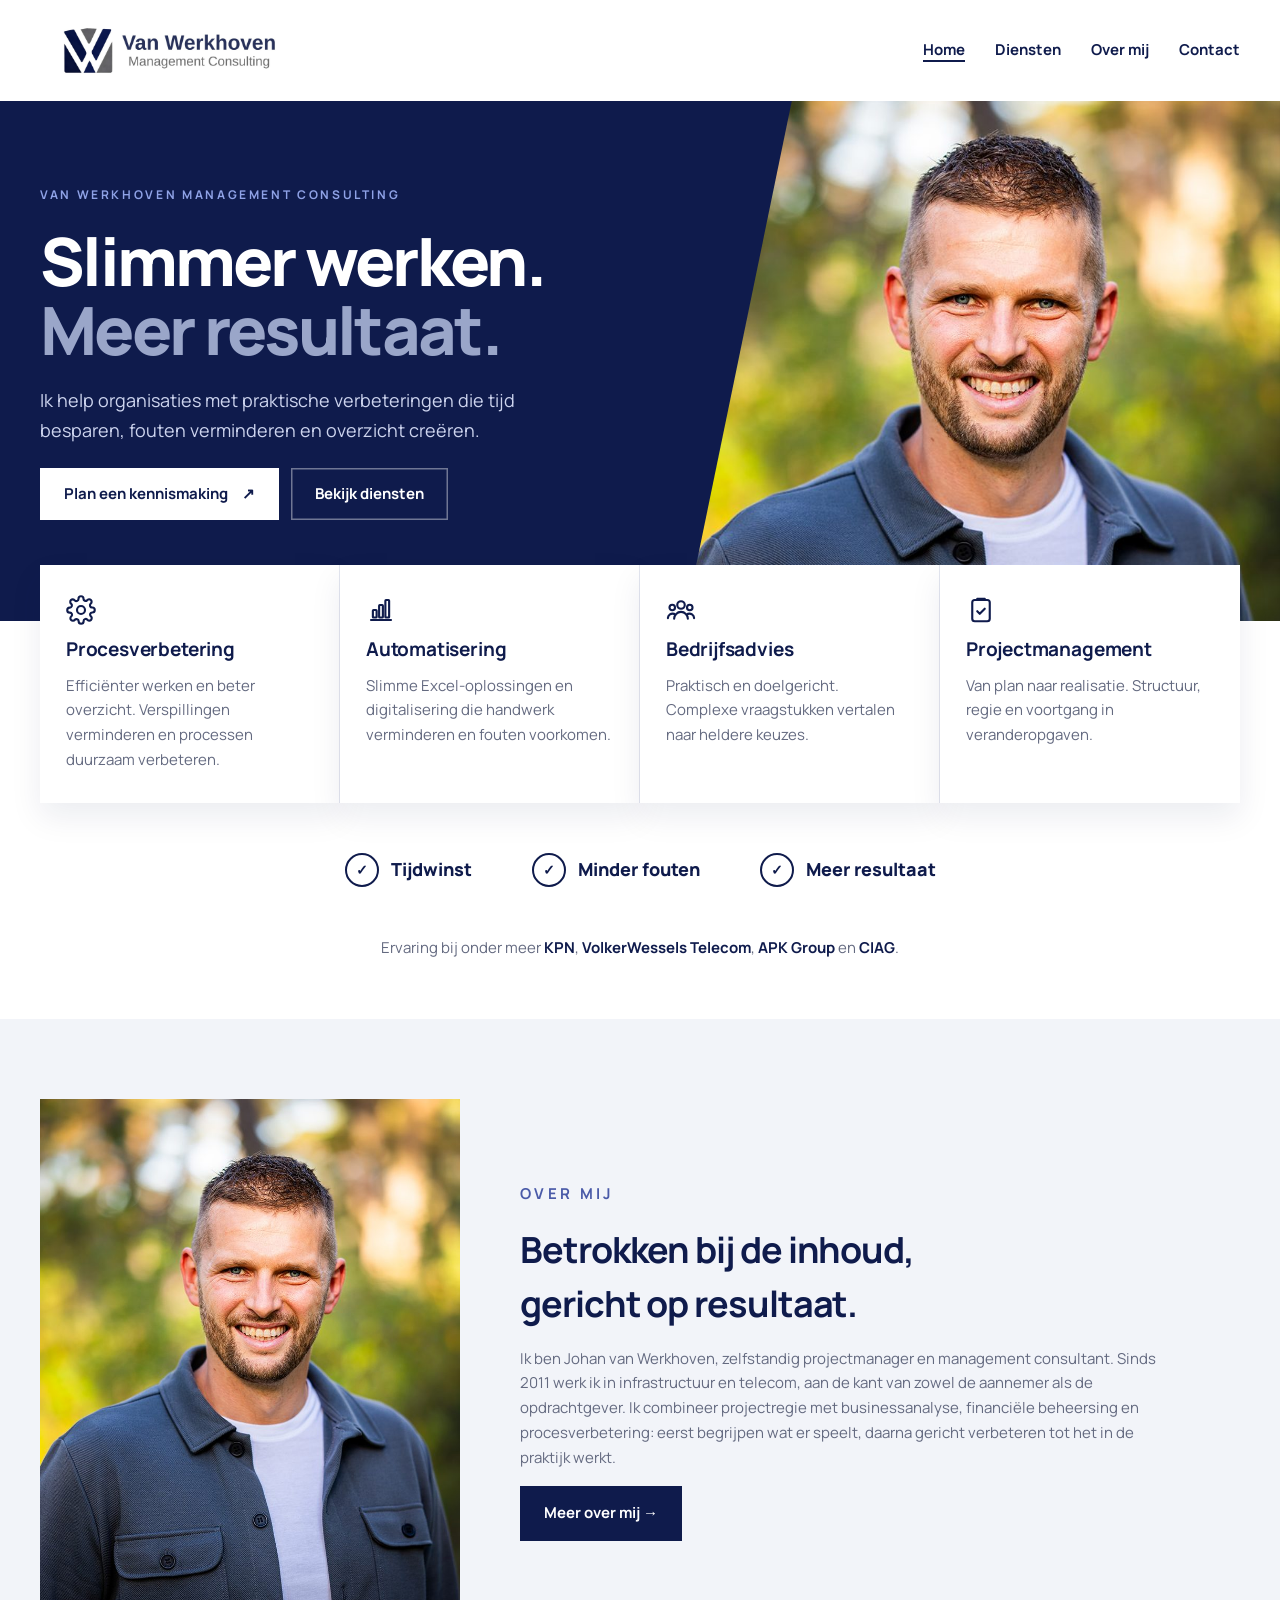
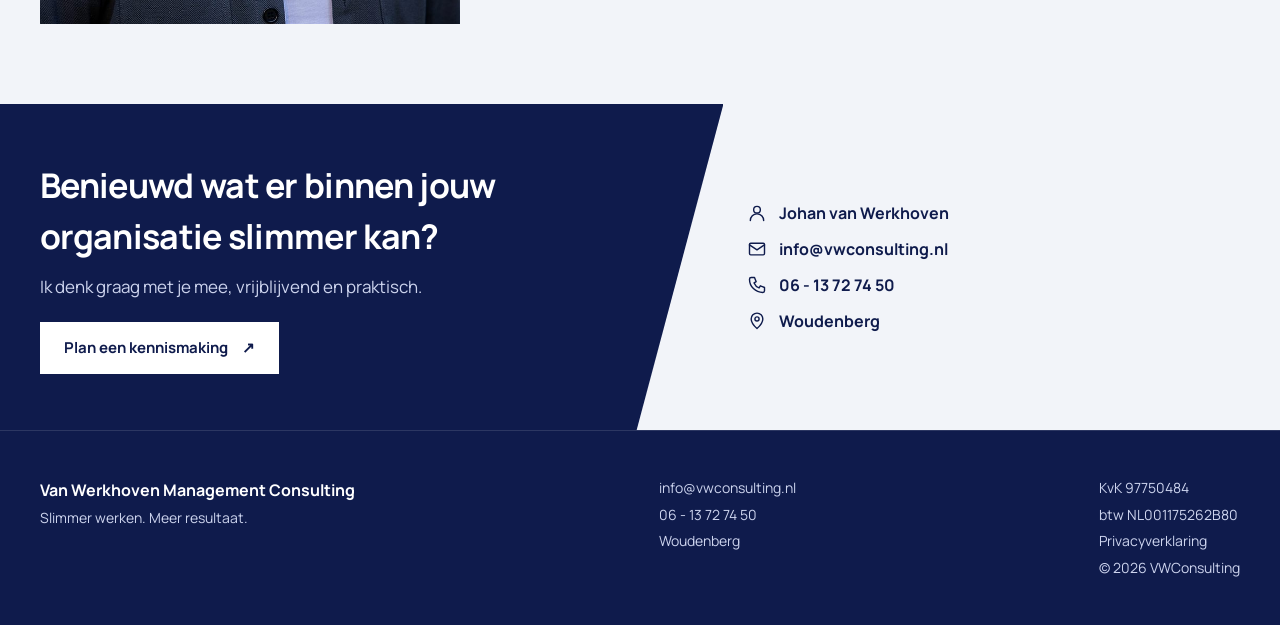
<file: index.html>
<!doctype html>
<html lang="nl">
<head>
<meta charset="utf-8">
<meta name="viewport" content="width=device-width,initial-scale=1">
<meta name="description" content="Van Werkhoven Management Consulting helpt organisaties met praktische verbeteringen die tijd besparen, fouten verminderen en overzicht creëren.">
<title>Home | VWConsulting</title>
<link rel="preload" href="assets/fonts/manrope-latin.woff2" as="font" type="font/woff2" crossorigin>
<link rel="stylesheet" href="assets/style.css">
</head>
<body>
<header class="header">
  <a class="brand" href="index.html"><img class="brandlogo" src="assets/logo-vwconsulting.png" alt="Van Werkhoven Management Consulting" width="1536" height="384"></a>
  <button class="menu" aria-label="Menu openen" aria-expanded="false">☰</button>
  <nav><a href="index.html" aria-current="page">Home</a><a href="diensten.html">Diensten</a><a href="over-mij.html">Over mij</a><a href="contact.html">Contact</a></nav>
</header>
<main>
<section class="hero">
  <div class="txt">
    <p class="eyebrow">VAN WERKHOVEN MANAGEMENT CONSULTING</p>
    <h1>Slimmer werken.<br><em>Meer resultaat.</em></h1>
    <p class="lead">Ik help organisaties met praktische verbeteringen die tijd besparen, fouten verminderen en overzicht creëren.</p>
    <div class="btns"><a class="button" href="contact.html">Plan een kennismaking <span>↗</span></a><a class="button ghost" href="diensten.html">Bekijk diensten</a></div>
  </div>
  <div class="hero-photo" role="img" aria-label="Johan van Werkhoven"></div>
</section>
<section class="services">
  <article><svg class="icon" viewBox="0 0 24 24" fill="none" stroke="currentColor" stroke-width="1.7" stroke-linecap="round" stroke-linejoin="round" aria-hidden="true"><circle cx="12" cy="12" r="3.2"/><path d="M19.4 15a1.7 1.7 0 0 0 .3 1.8l.1.1a2 2 0 1 1-2.8 2.8l-.1-.1a1.7 1.7 0 0 0-1.8-.3 1.7 1.7 0 0 0-1 1.5V21a2 2 0 1 1-4 0v-.1a1.7 1.7 0 0 0-1.1-1.5 1.7 1.7 0 0 0-1.8.3l-.1.1a2 2 0 1 1-2.8-2.8l.1-.1a1.7 1.7 0 0 0 .3-1.8 1.7 1.7 0 0 0-1.5-1H3a2 2 0 1 1 0-4h.1a1.7 1.7 0 0 0 1.5-1.1 1.7 1.7 0 0 0-.3-1.8l-.1-.1a2 2 0 1 1 2.8-2.8l.1.1a1.7 1.7 0 0 0 1.8.3H9a1.7 1.7 0 0 0 1-1.5V3a2 2 0 1 1 4 0v.1a1.7 1.7 0 0 0 1 1.5 1.7 1.7 0 0 0 1.8-.3l.1-.1a2 2 0 1 1 2.8 2.8l-.1.1a1.7 1.7 0 0 0-.3 1.8V9a1.7 1.7 0 0 0 1.5 1H21a2 2 0 1 1 0 4h-.1a1.7 1.7 0 0 0-1.5 1z"/></svg><h3>Procesverbetering</h3><p>Efficiënter werken en beter overzicht. Verspillingen verminderen en processen duurzaam verbeteren.</p></article>
  <article><svg class="icon" viewBox="0 0 24 24" fill="none" stroke="currentColor" stroke-width="1.7" stroke-linecap="round" stroke-linejoin="round" aria-hidden="true"><path d="M4 20h16"/><rect x="5.5" y="12" width="3" height="6" rx=".5"/><rect x="10.5" y="8" width="3" height="10" rx=".5"/><rect x="15.5" y="4" width="3" height="14" rx=".5"/></svg><h3>Automatisering</h3><p>Slimme Excel-oplossingen en digitalisering die handwerk verminderen en fouten voorkomen.</p></article>
  <article><svg class="icon" viewBox="0 0 24 24" fill="none" stroke="currentColor" stroke-width="1.7" stroke-linecap="round" stroke-linejoin="round" aria-hidden="true"><circle cx="12" cy="8" r="3"/><circle cx="5" cy="10" r="2.2"/><circle cx="19" cy="10" r="2.2"/><path d="M6.5 19a5.5 5.5 0 0 1 11 0M1.5 18.5a3.8 3.8 0 0 1 5-3.4M22.5 18.5a3.8 3.8 0 0 0-5-3.4"/></svg><h3>Bedrijfsadvies</h3><p>Praktisch en doelgericht. Complexe vraagstukken vertalen naar heldere keuzes.</p></article>
  <article><svg class="icon" viewBox="0 0 24 24" fill="none" stroke="currentColor" stroke-width="1.7" stroke-linecap="round" stroke-linejoin="round" aria-hidden="true"><rect x="5" y="4" width="14" height="17" rx="2"/><path d="M9 4V3h6v1M9 13l2 2 4-4"/></svg><h3>Projectmanagement</h3><p>Van plan naar realisatie. Structuur, regie en voortgang in veranderopgaven.</p></article>
</section>
<section class="benefits"><span>Tijdwinst</span><span>Minder fouten</span><span>Meer resultaat</span></section>
<p class="clients">Ervaring bij onder meer <strong>KPN</strong>, <strong>VolkerWessels Telecom</strong>, <strong>APK Group</strong> en <strong>CIAG</strong>.</p>
<section class="section alt">
  <div class="about">
    <img src="assets/johan-van-werkhoven.jpg" alt="Johan van Werkhoven" width="800" height="1200" loading="lazy">
    <div class="prose">
      <p class="eyebrow" style="color:#4a5aa8">OVER MIJ</p>
      <h2>Betrokken bij de inhoud, gericht op resultaat.</h2>
      <p>Ik ben Johan van Werkhoven, zelfstandig projectmanager en management consultant. Sinds 2011 werk ik in infrastructuur en telecom, aan de kant van zowel de aannemer als de opdrachtgever. Ik combineer projectregie met businessanalyse, financiële beheersing en procesverbetering: eerst begrijpen wat er speelt, daarna gericht verbeteren tot het in de praktijk werkt.</p>
      <p><a class="button" href="over-mij.html">Meer over mij →</a></p>
    </div>
  </div>
</section>
<section class="cta">
  <div class="l">
    <h2>Benieuwd wat er binnen jouw organisatie slimmer kan?</h2>
    <p>Ik denk graag met je mee, vrijblijvend en praktisch.</p>
    <a class="button" href="contact.html">Plan een kennismaking <span>↗</span></a>
  </div>
  <ul class="contactlist">
    <li><svg class="icon" viewBox="0 0 24 24" fill="none" stroke="currentColor" stroke-width="1.7" stroke-linecap="round" stroke-linejoin="round" aria-hidden="true"><circle cx="12" cy="8" r="4"/><path d="M4 21a8 8 0 0 1 16 0"/></svg>Johan van Werkhoven</li>
    <li><svg class="icon" viewBox="0 0 24 24" fill="none" stroke="currentColor" stroke-width="1.7" stroke-linecap="round" stroke-linejoin="round" aria-hidden="true"><rect x="3" y="5" width="18" height="14" rx="1.5"/><path d="m3 7 9 6 9-6"/></svg><a href="mailto:info@vwconsulting.nl">info@vwconsulting.nl</a></li>
    <li><svg class="icon" viewBox="0 0 24 24" fill="none" stroke="currentColor" stroke-width="1.7" stroke-linecap="round" stroke-linejoin="round" aria-hidden="true"><path d="M5 3h4l2 5-2.5 1.5a11 11 0 0 0 6 6L16 13l5 2v4a2 2 0 0 1-2 2A16 16 0 0 1 3 5a2 2 0 0 1 2-2z"/></svg><a href="tel:+31613727450">06 - 13 72 74 50</a></li>
    <li><svg class="icon" viewBox="0 0 24 24" fill="none" stroke="currentColor" stroke-width="1.7" stroke-linecap="round" stroke-linejoin="round" aria-hidden="true"><path d="M12 21s-7-6.2-7-11.5a7 7 0 0 1 14 0C19 14.8 12 21 12 21z"/><circle cx="12" cy="9.5" r="2.5"/></svg>Woudenberg</li>
  </ul>
</section>
</main>
<footer>
  <div>
    <strong>Van Werkhoven Management Consulting</strong>
    <span>Slimmer werken. Meer resultaat.</span>
  </div>
  <div>
    <a href="mailto:info@vwconsulting.nl">info@vwconsulting.nl</a>
    <a href="tel:+31613727450">06 - 13 72 74 50</a>
    <span>Woudenberg</span>
  </div>
  <div>
    <span>KvK 97750484</span>
    <span>btw NL001175262B80</span>
    <a href="privacy.html">Privacyverklaring</a>
    <span>© <span id="year"></span> VWConsulting</span>
  </div>
</footer>
<script src="assets/app.js"></script>
</body>
</html>
</file>
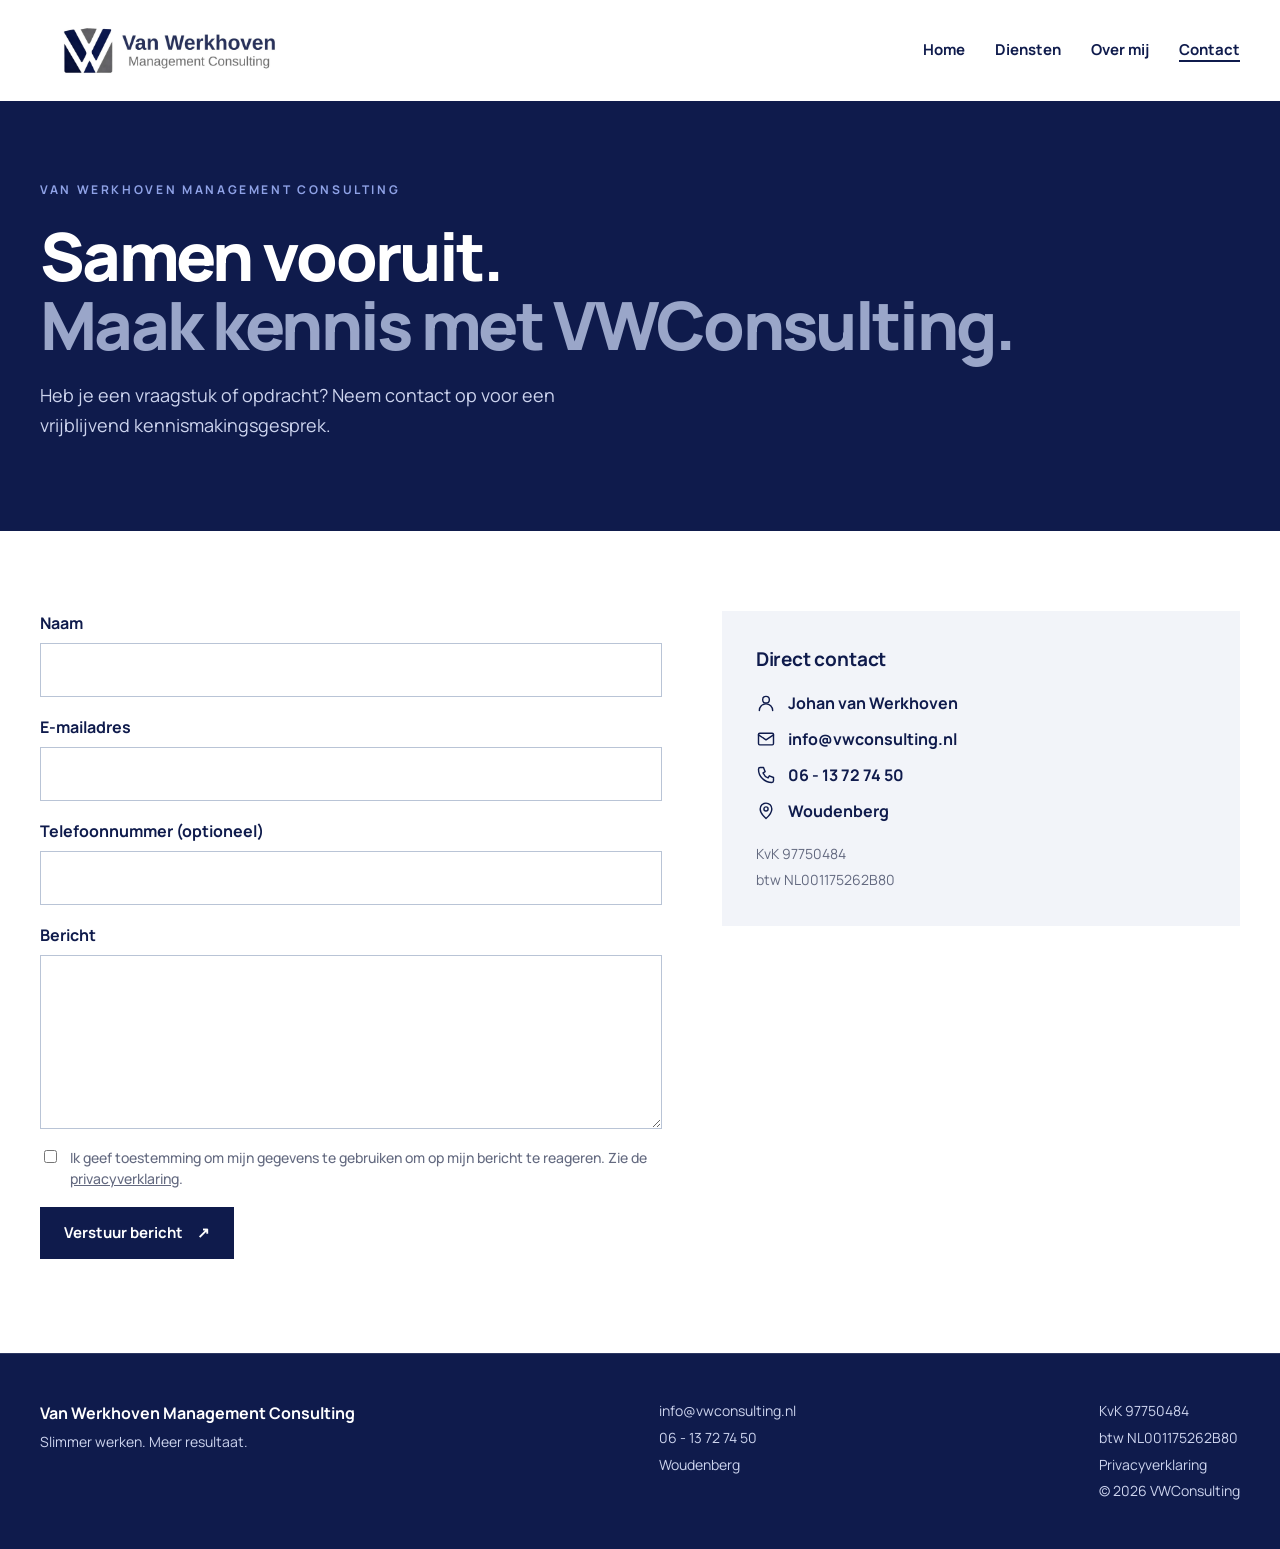
<file: contact.html>
<!doctype html>
<html lang="nl">
<head>
<meta charset="utf-8">
<meta name="viewport" content="width=device-width,initial-scale=1">
<meta name="description" content="Heb je een vraagstuk of opdracht? Neem contact op voor een vrijblijvend kennismakingsgesprek.">
<title>Contact | VWConsulting</title>
<link rel="preload" href="assets/fonts/manrope-latin.woff2" as="font" type="font/woff2" crossorigin>
<link rel="stylesheet" href="assets/style.css">
</head>
<body>
<header class="header">
  <a class="brand" href="index.html"><img class="brandlogo" src="assets/logo-vwconsulting.png" alt="Van Werkhoven Management Consulting" width="1536" height="384"></a>
  <button class="menu" aria-label="Menu openen" aria-expanded="false">☰</button>
  <nav><a href="index.html">Home</a><a href="diensten.html">Diensten</a><a href="over-mij.html">Over mij</a><a href="contact.html" aria-current="page">Contact</a></nav>
</header>
<main>
<section class="hero plain">
  <div class="txt">
    <p class="eyebrow">VAN WERKHOVEN MANAGEMENT CONSULTING</p>
    <h1>Samen vooruit.<br><em>Maak kennis met VWConsulting.</em></h1>
    <p class="lead">Heb je een vraagstuk of opdracht? Neem contact op voor een vrijblijvend kennismakingsgesprek.</p>
  </div>
</section>
<section class="contact">
  <form id="contactForm" action="https://api.web3forms.com/submit" method="POST">
    <!-- Web3Forms access key (account info@vwconsulting.nl) -->
    <input type="hidden" name="access_key" value="852b4a95-2b68-4050-84a2-bf7feefad9ca">
    <input type="hidden" name="subject" value="Nieuw bericht via vwconsulting.nl">
    <input type="hidden" name="from_name" value="Website VWConsulting">
    <input type="checkbox" name="botcheck" class="hidden" style="display:none" tabindex="-1" autocomplete="off">
    <label>Naam<input name="name" required autocomplete="name"></label>
    <label>E-mailadres<input type="email" name="email" required autocomplete="email"></label>
    <label>Telefoonnummer (optioneel)<input type="tel" name="phone" autocomplete="tel"></label>
    <label>Bericht<textarea name="message" rows="6" required></textarea></label>
    <label class="consent"><input type="checkbox" required> <span>Ik geef toestemming om mijn gegevens te gebruiken om op mijn bericht te reageren. Zie de <a href="privacy.html">privacyverklaring</a>.</span></label>
    <button type="submit">Verstuur bericht <span>↗</span></button>
    <p id="formStatus" role="status"></p>
  </form>
  <aside>
    <h3>Direct contact</h3>
    <ul class="contactlist">
    <li><svg class="icon" viewBox="0 0 24 24" fill="none" stroke="currentColor" stroke-width="1.7" stroke-linecap="round" stroke-linejoin="round" aria-hidden="true"><circle cx="12" cy="8" r="4"/><path d="M4 21a8 8 0 0 1 16 0"/></svg>Johan van Werkhoven</li>
    <li><svg class="icon" viewBox="0 0 24 24" fill="none" stroke="currentColor" stroke-width="1.7" stroke-linecap="round" stroke-linejoin="round" aria-hidden="true"><rect x="3" y="5" width="18" height="14" rx="1.5"/><path d="m3 7 9 6 9-6"/></svg><a href="mailto:info@vwconsulting.nl">info@vwconsulting.nl</a></li>
    <li><svg class="icon" viewBox="0 0 24 24" fill="none" stroke="currentColor" stroke-width="1.7" stroke-linecap="round" stroke-linejoin="round" aria-hidden="true"><path d="M5 3h4l2 5-2.5 1.5a11 11 0 0 0 6 6L16 13l5 2v4a2 2 0 0 1-2 2A16 16 0 0 1 3 5a2 2 0 0 1 2-2z"/></svg><a href="tel:+31613727450">06 - 13 72 74 50</a></li>
    <li><svg class="icon" viewBox="0 0 24 24" fill="none" stroke="currentColor" stroke-width="1.7" stroke-linecap="round" stroke-linejoin="round" aria-hidden="true"><path d="M12 21s-7-6.2-7-11.5a7 7 0 0 1 14 0C19 14.8 12 21 12 21z"/><circle cx="12" cy="9.5" r="2.5"/></svg>Woudenberg</li>
  </ul>
    <p class="legal">KvK 97750484<br>btw NL001175262B80</p>
  </aside>
</section>
</main>
<footer>
  <div>
    <strong>Van Werkhoven Management Consulting</strong>
    <span>Slimmer werken. Meer resultaat.</span>
  </div>
  <div>
    <a href="mailto:info@vwconsulting.nl">info@vwconsulting.nl</a>
    <a href="tel:+31613727450">06 - 13 72 74 50</a>
    <span>Woudenberg</span>
  </div>
  <div>
    <span>KvK 97750484</span>
    <span>btw NL001175262B80</span>
    <a href="privacy.html">Privacyverklaring</a>
    <span>© <span id="year"></span> VWConsulting</span>
  </div>
</footer>
<script src="assets/app.js"></script>
</body>
</html>
</file>
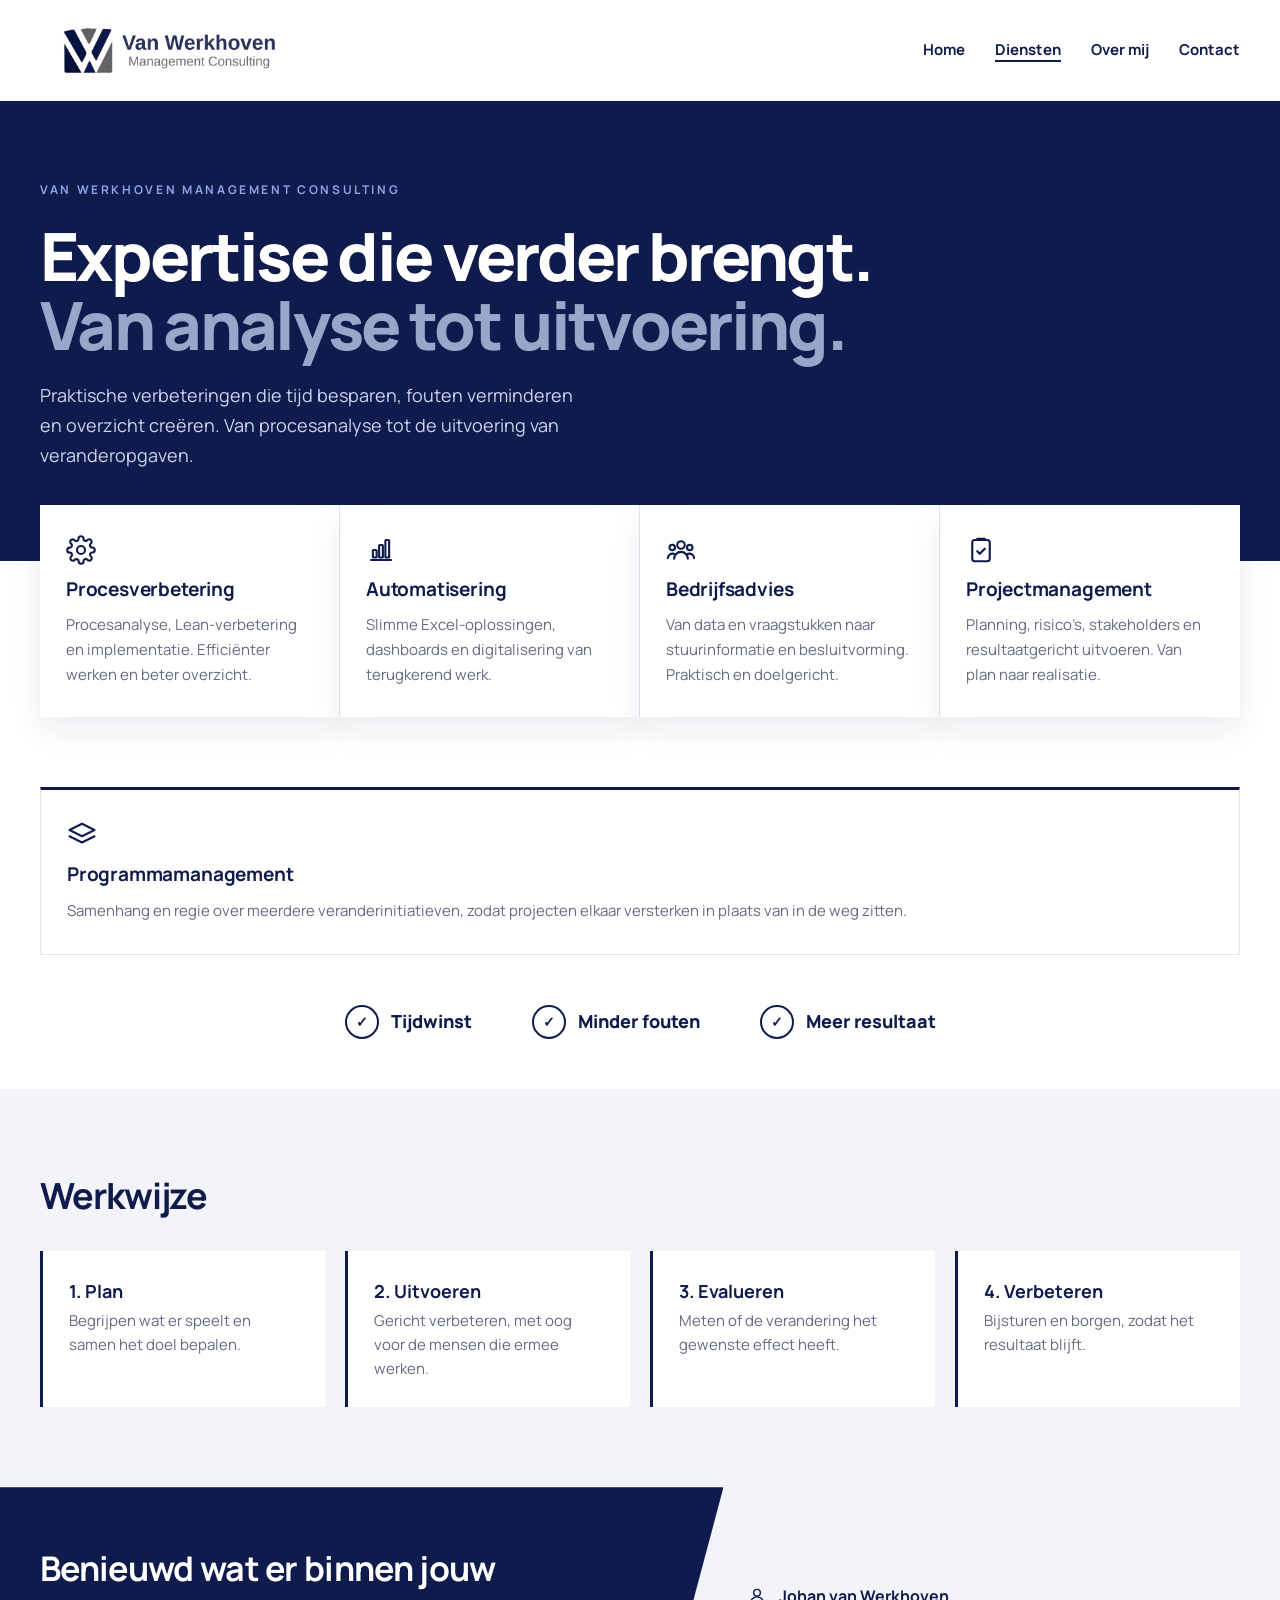
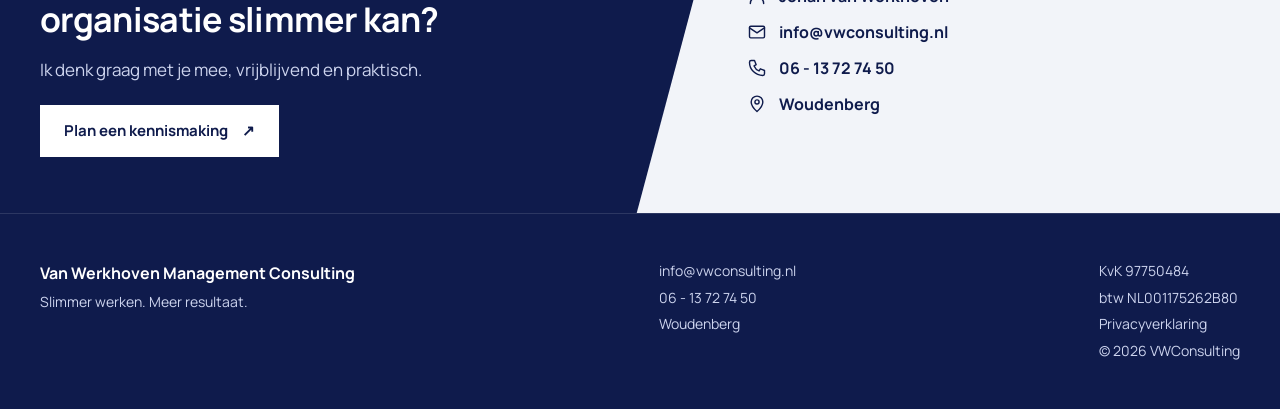
<file: diensten.html>
<!doctype html>
<html lang="nl">
<head>
<meta charset="utf-8">
<meta name="viewport" content="width=device-width,initial-scale=1">
<meta name="description" content="Procesverbetering, automatisering, bedrijfsadvies, projectmanagement en programmamanagement.">
<title>Diensten | VWConsulting</title>
<link rel="preload" href="assets/fonts/manrope-latin.woff2" as="font" type="font/woff2" crossorigin>
<link rel="stylesheet" href="assets/style.css">
</head>
<body>
<header class="header">
  <a class="brand" href="index.html"><img class="brandlogo" src="assets/logo-vwconsulting.png" alt="Van Werkhoven Management Consulting" width="1536" height="384"></a>
  <button class="menu" aria-label="Menu openen" aria-expanded="false">☰</button>
  <nav><a href="index.html">Home</a><a href="diensten.html" aria-current="page">Diensten</a><a href="over-mij.html">Over mij</a><a href="contact.html">Contact</a></nav>
</header>
<main>
<section class="hero plain">
  <div class="txt">
    <p class="eyebrow">VAN WERKHOVEN MANAGEMENT CONSULTING</p>
    <h1>Expertise die verder brengt.<br><em>Van analyse tot uitvoering.</em></h1>
    <p class="lead">Praktische verbeteringen die tijd besparen, fouten verminderen en overzicht creëren. Van procesanalyse tot de uitvoering van veranderopgaven.</p>
  </div>
</section>
<section class="services">
  <article><svg class="icon" viewBox="0 0 24 24" fill="none" stroke="currentColor" stroke-width="1.7" stroke-linecap="round" stroke-linejoin="round" aria-hidden="true"><circle cx="12" cy="12" r="3.2"/><path d="M19.4 15a1.7 1.7 0 0 0 .3 1.8l.1.1a2 2 0 1 1-2.8 2.8l-.1-.1a1.7 1.7 0 0 0-1.8-.3 1.7 1.7 0 0 0-1 1.5V21a2 2 0 1 1-4 0v-.1a1.7 1.7 0 0 0-1.1-1.5 1.7 1.7 0 0 0-1.8.3l-.1.1a2 2 0 1 1-2.8-2.8l.1-.1a1.7 1.7 0 0 0 .3-1.8 1.7 1.7 0 0 0-1.5-1H3a2 2 0 1 1 0-4h.1a1.7 1.7 0 0 0 1.5-1.1 1.7 1.7 0 0 0-.3-1.8l-.1-.1a2 2 0 1 1 2.8-2.8l.1.1a1.7 1.7 0 0 0 1.8.3H9a1.7 1.7 0 0 0 1-1.5V3a2 2 0 1 1 4 0v.1a1.7 1.7 0 0 0 1 1.5 1.7 1.7 0 0 0 1.8-.3l.1-.1a2 2 0 1 1 2.8 2.8l-.1.1a1.7 1.7 0 0 0-.3 1.8V9a1.7 1.7 0 0 0 1.5 1H21a2 2 0 1 1 0 4h-.1a1.7 1.7 0 0 0-1.5 1z"/></svg><h3>Procesverbetering</h3><p>Procesanalyse, Lean-verbetering en implementatie. Efficiënter werken en beter overzicht.</p></article>
  <article><svg class="icon" viewBox="0 0 24 24" fill="none" stroke="currentColor" stroke-width="1.7" stroke-linecap="round" stroke-linejoin="round" aria-hidden="true"><path d="M4 20h16"/><rect x="5.5" y="12" width="3" height="6" rx=".5"/><rect x="10.5" y="8" width="3" height="10" rx=".5"/><rect x="15.5" y="4" width="3" height="14" rx=".5"/></svg><h3>Automatisering</h3><p>Slimme Excel-oplossingen, dashboards en digitalisering van terugkerend werk.</p></article>
  <article><svg class="icon" viewBox="0 0 24 24" fill="none" stroke="currentColor" stroke-width="1.7" stroke-linecap="round" stroke-linejoin="round" aria-hidden="true"><circle cx="12" cy="8" r="3"/><circle cx="5" cy="10" r="2.2"/><circle cx="19" cy="10" r="2.2"/><path d="M6.5 19a5.5 5.5 0 0 1 11 0M1.5 18.5a3.8 3.8 0 0 1 5-3.4M22.5 18.5a3.8 3.8 0 0 0-5-3.4"/></svg><h3>Bedrijfsadvies</h3><p>Van data en vraagstukken naar stuurinformatie en besluitvorming. Praktisch en doelgericht.</p></article>
  <article><svg class="icon" viewBox="0 0 24 24" fill="none" stroke="currentColor" stroke-width="1.7" stroke-linecap="round" stroke-linejoin="round" aria-hidden="true"><rect x="5" y="4" width="14" height="17" rx="2"/><path d="M9 4V3h6v1M9 13l2 2 4-4"/></svg><h3>Projectmanagement</h3><p>Planning, risico’s, stakeholders en resultaatgericht uitvoeren. Van plan naar realisatie.</p></article>
</section>
<section class="services flat">
  <article><svg class="icon" viewBox="0 0 24 24" fill="none" stroke="currentColor" stroke-width="1.7" stroke-linecap="round" stroke-linejoin="round" aria-hidden="true"><path d="M12 3 2 8l10 5 10-5-10-5z"/><path d="m2 13 10 5 10-5"/></svg><h3>Programmamanagement</h3><p>Samenhang en regie over meerdere veranderinitiatieven, zodat projecten elkaar versterken in plaats van in de weg zitten.</p></article>
</section>
<section class="benefits"><span>Tijdwinst</span><span>Minder fouten</span><span>Meer resultaat</span></section>
<section class="section alt">
  <h2>Werkwijze</h2>
  <ol class="steps">
    <li><strong>Plan</strong>Begrijpen wat er speelt en samen het doel bepalen.</li>
    <li><strong>Uitvoeren</strong>Gericht verbeteren, met oog voor de mensen die ermee werken.</li>
    <li><strong>Evalueren</strong>Meten of de verandering het gewenste effect heeft.</li>
    <li><strong>Verbeteren</strong>Bijsturen en borgen, zodat het resultaat blijft.</li>
  </ol>
</section>
<section class="cta">
  <div class="l">
    <h2>Benieuwd wat er binnen jouw organisatie slimmer kan?</h2>
    <p>Ik denk graag met je mee, vrijblijvend en praktisch.</p>
    <a class="button" href="contact.html">Plan een kennismaking <span>↗</span></a>
  </div>
  <ul class="contactlist">
    <li><svg class="icon" viewBox="0 0 24 24" fill="none" stroke="currentColor" stroke-width="1.7" stroke-linecap="round" stroke-linejoin="round" aria-hidden="true"><circle cx="12" cy="8" r="4"/><path d="M4 21a8 8 0 0 1 16 0"/></svg>Johan van Werkhoven</li>
    <li><svg class="icon" viewBox="0 0 24 24" fill="none" stroke="currentColor" stroke-width="1.7" stroke-linecap="round" stroke-linejoin="round" aria-hidden="true"><rect x="3" y="5" width="18" height="14" rx="1.5"/><path d="m3 7 9 6 9-6"/></svg><a href="mailto:info@vwconsulting.nl">info@vwconsulting.nl</a></li>
    <li><svg class="icon" viewBox="0 0 24 24" fill="none" stroke="currentColor" stroke-width="1.7" stroke-linecap="round" stroke-linejoin="round" aria-hidden="true"><path d="M5 3h4l2 5-2.5 1.5a11 11 0 0 0 6 6L16 13l5 2v4a2 2 0 0 1-2 2A16 16 0 0 1 3 5a2 2 0 0 1 2-2z"/></svg><a href="tel:+31613727450">06 - 13 72 74 50</a></li>
    <li><svg class="icon" viewBox="0 0 24 24" fill="none" stroke="currentColor" stroke-width="1.7" stroke-linecap="round" stroke-linejoin="round" aria-hidden="true"><path d="M12 21s-7-6.2-7-11.5a7 7 0 0 1 14 0C19 14.8 12 21 12 21z"/><circle cx="12" cy="9.5" r="2.5"/></svg>Woudenberg</li>
  </ul>
</section>
</main>
<footer>
  <div>
    <strong>Van Werkhoven Management Consulting</strong>
    <span>Slimmer werken. Meer resultaat.</span>
  </div>
  <div>
    <a href="mailto:info@vwconsulting.nl">info@vwconsulting.nl</a>
    <a href="tel:+31613727450">06 - 13 72 74 50</a>
    <span>Woudenberg</span>
  </div>
  <div>
    <span>KvK 97750484</span>
    <span>btw NL001175262B80</span>
    <a href="privacy.html">Privacyverklaring</a>
    <span>© <span id="year"></span> VWConsulting</span>
  </div>
</footer>
<script src="assets/app.js"></script>
</body>
</html>
</file>
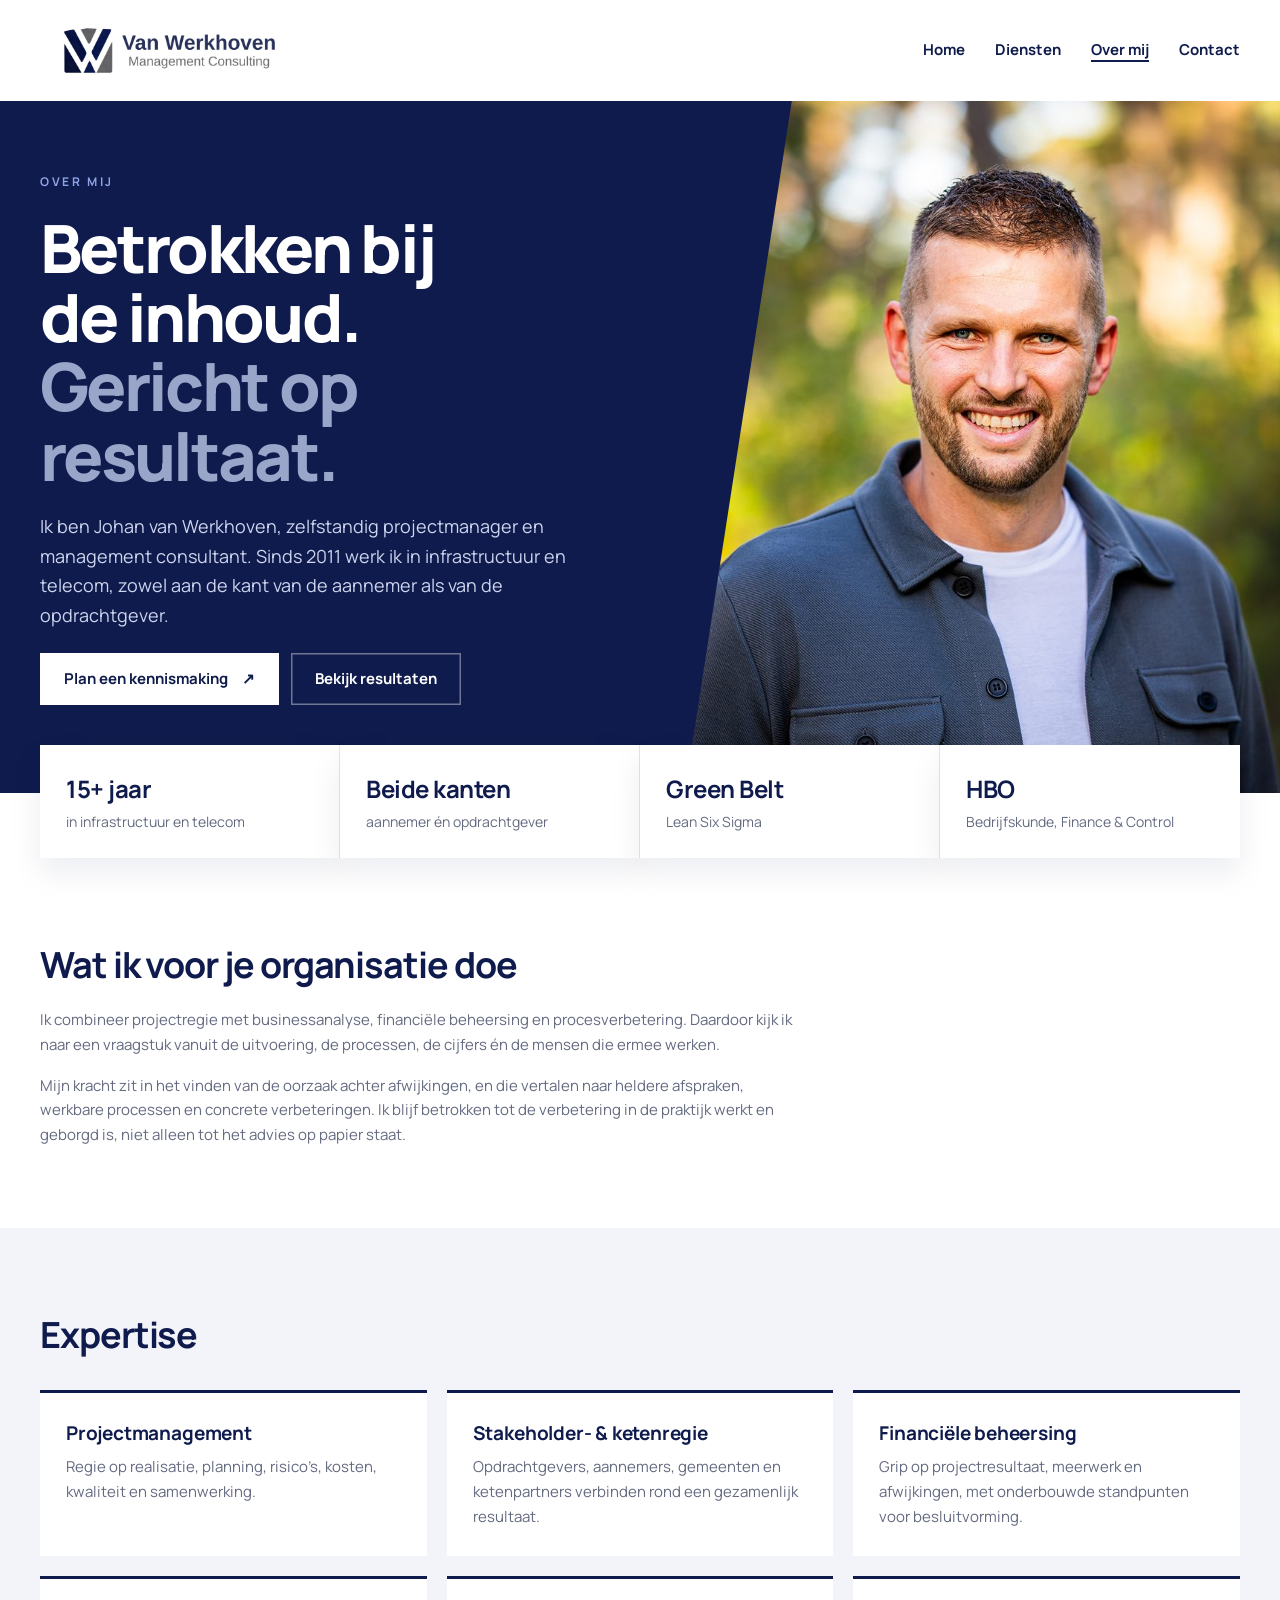
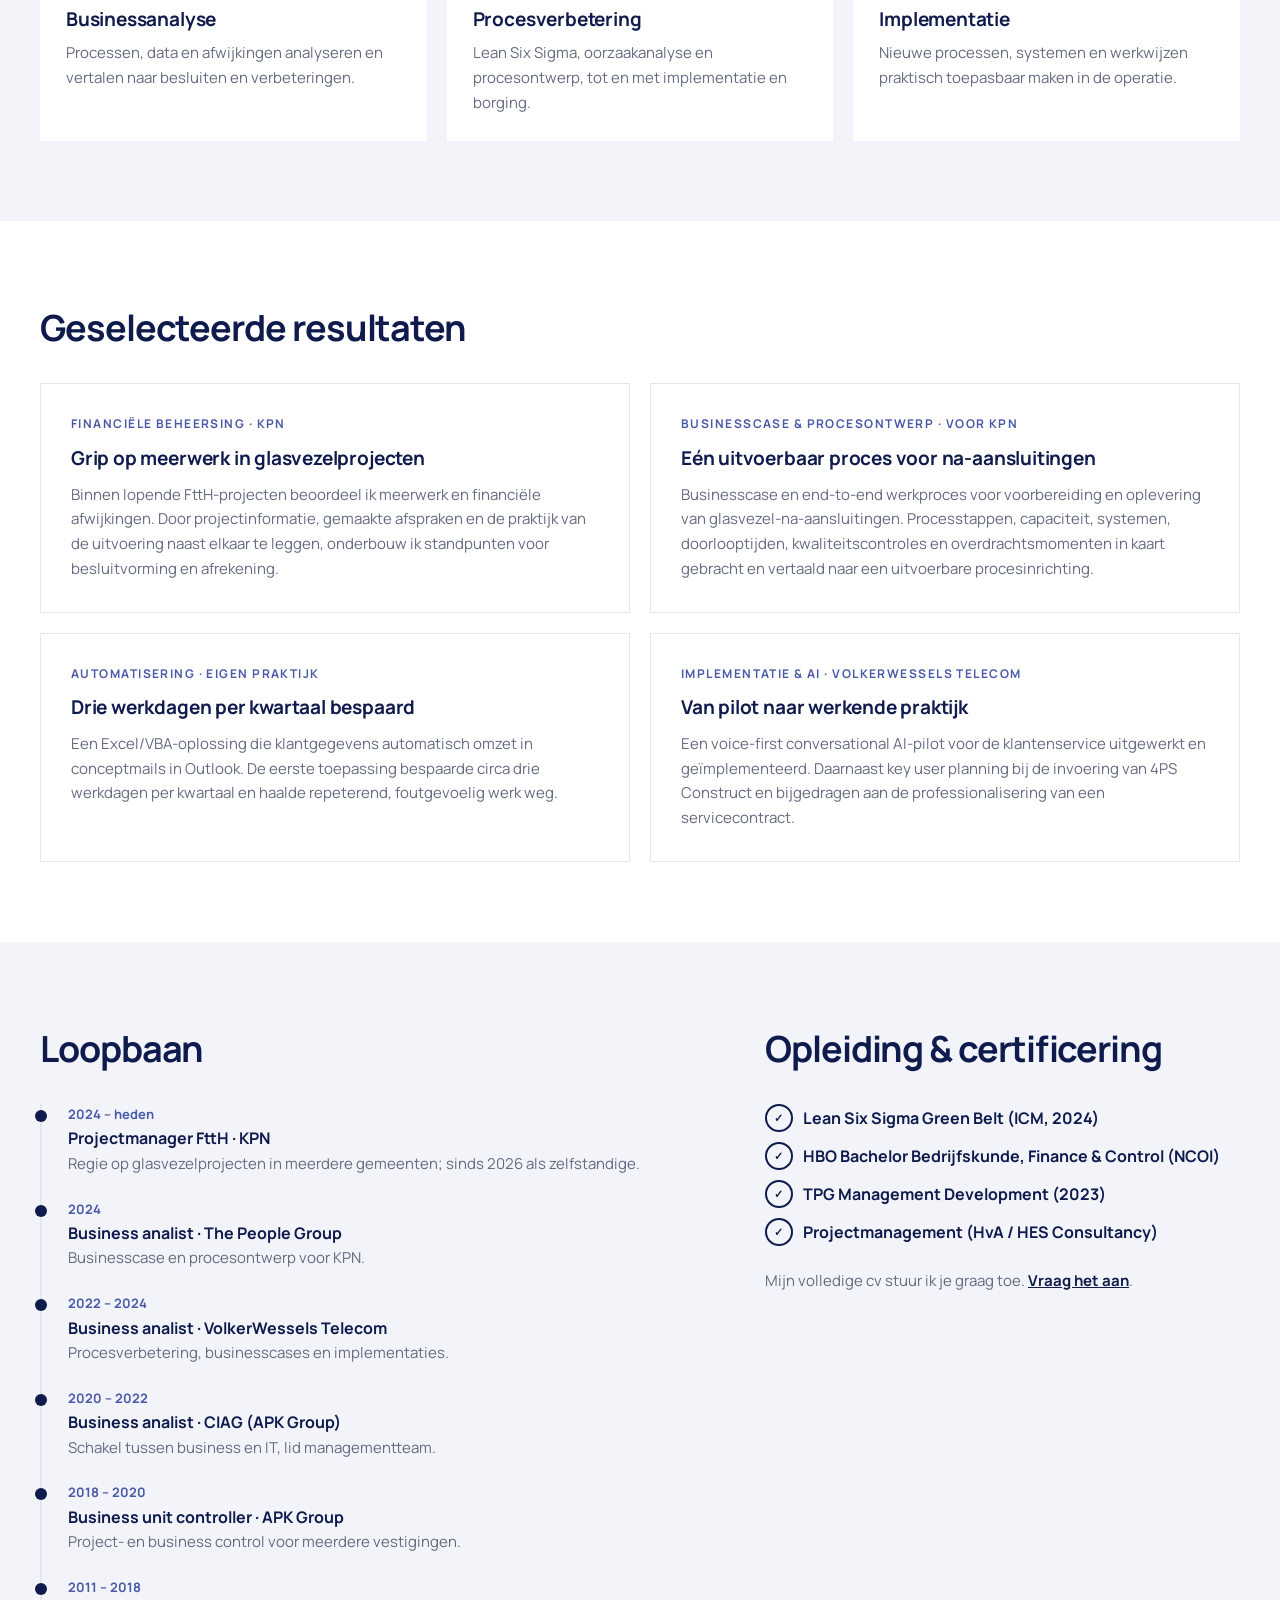
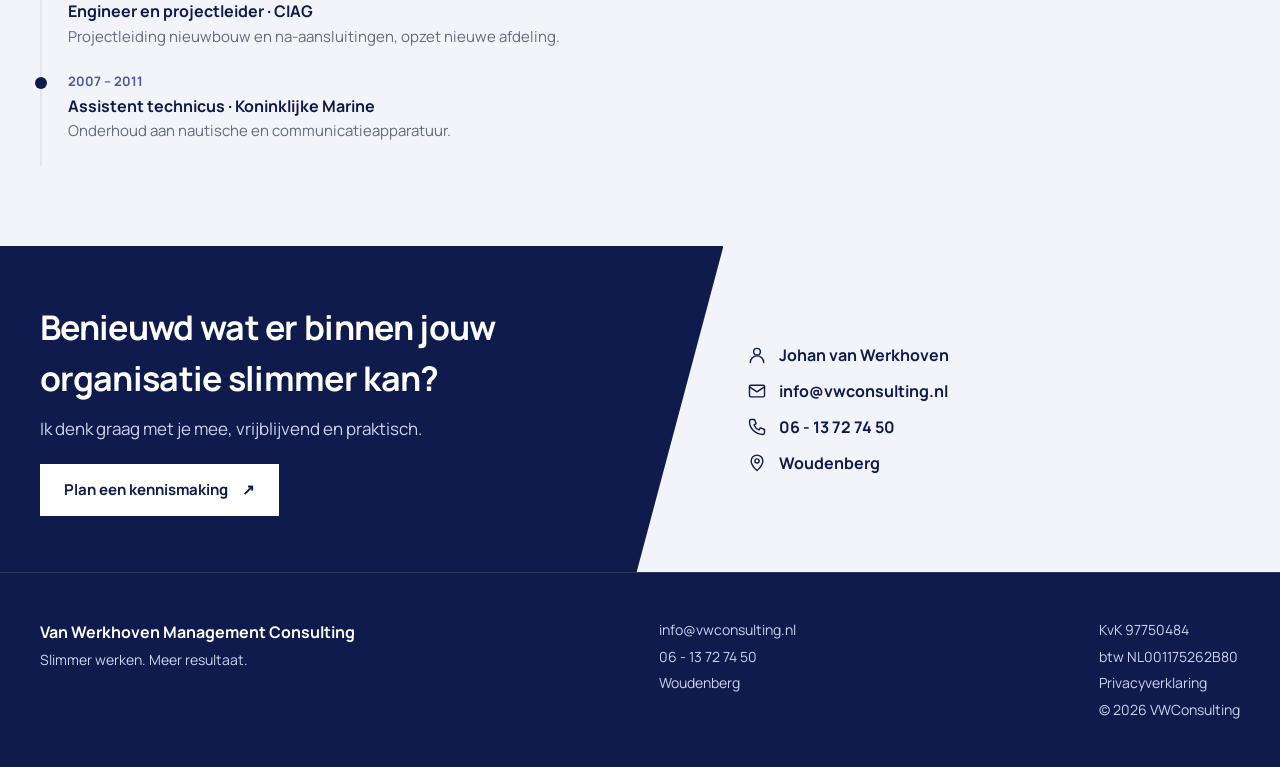
<file: over-mij.html>
<!doctype html>
<html lang="nl">
<head>
<meta charset="utf-8">
<meta name="viewport" content="width=device-width,initial-scale=1">
<meta name="description" content="Johan van Werkhoven, zelfstandig projectmanager en management consultant in infrastructuur en telecom. Expertise, geselecteerde resultaten en loopbaan.">
<title>Over mij | VWConsulting</title>
<link rel="preload" href="assets/fonts/manrope-latin.woff2" as="font" type="font/woff2" crossorigin>
<link rel="stylesheet" href="assets/style.css">
</head>
<body>
<header class="header">
  <a class="brand" href="index.html"><img class="brandlogo" src="assets/logo-vwconsulting.png" alt="Van Werkhoven Management Consulting" width="1536" height="384"></a>
  <button class="menu" aria-label="Menu openen" aria-expanded="false">☰</button>
  <nav><a href="index.html">Home</a><a href="diensten.html">Diensten</a><a href="over-mij.html" aria-current="page">Over mij</a><a href="contact.html">Contact</a></nav>
</header>
<main>
<section class="hero">
  <div class="txt">
    <p class="eyebrow">OVER MIJ</p>
    <h1>Betrokken bij de inhoud.<br><em>Gericht op resultaat.</em></h1>
    <p class="lead">Ik ben Johan van Werkhoven, zelfstandig projectmanager en management consultant. Sinds 2011 werk ik in infrastructuur en telecom, zowel aan de kant van de aannemer als van de opdrachtgever.</p>
    <div class="btns"><a class="button" href="contact.html">Plan een kennismaking <span>↗</span></a><a class="button ghost" href="#resultaten">Bekijk resultaten</a></div>
  </div>
  <div class="hero-photo" role="img" aria-label="Johan van Werkhoven"></div>
</section>
<section class="stats" aria-label="In het kort">
  <div><strong>15+ jaar</strong><span>in infrastructuur en telecom</span></div>
  <div><strong>Beide kanten</strong><span>aannemer én opdrachtgever</span></div>
  <div><strong>Green Belt</strong><span>Lean Six Sigma</span></div>
  <div><strong>HBO</strong><span>Bedrijfskunde, Finance &amp; Control</span></div>
</section>
<section class="section">
  <div class="prose wide">
    <h2>Wat ik voor je organisatie doe</h2>
    <p>Ik combineer projectregie met businessanalyse, financiële beheersing en procesverbetering. Daardoor kijk ik naar een vraagstuk vanuit de uitvoering, de processen, de cijfers én de mensen die ermee werken.</p>
    <p>Mijn kracht zit in het vinden van de oorzaak achter afwijkingen, en die vertalen naar heldere afspraken, werkbare processen en concrete verbeteringen. Ik blijf betrokken tot de verbetering in de praktijk werkt en geborgd is, niet alleen tot het advies op papier staat.</p>
  </div>
</section>
<section class="section alt">
  <h2>Expertise</h2>
  <div class="grid3">
    <article><h3>Projectmanagement</h3><p>Regie op realisatie, planning, risico’s, kosten, kwaliteit en samenwerking.</p></article>
    <article><h3>Stakeholder- &amp; ketenregie</h3><p>Opdrachtgevers, aannemers, gemeenten en ketenpartners verbinden rond een gezamenlijk resultaat.</p></article>
    <article><h3>Financiële beheersing</h3><p>Grip op projectresultaat, meerwerk en afwijkingen, met onderbouwde standpunten voor besluitvorming.</p></article>
    <article><h3>Businessanalyse</h3><p>Processen, data en afwijkingen analyseren en vertalen naar besluiten en verbeteringen.</p></article>
    <article><h3>Procesverbetering</h3><p>Lean Six Sigma, oorzaakanalyse en procesontwerp, tot en met implementatie en borging.</p></article>
    <article><h3>Implementatie</h3><p>Nieuwe processen, systemen en werkwijzen praktisch toepasbaar maken in de operatie.</p></article>
  </div>
</section>
<section class="section" id="resultaten">
  <h2>Geselecteerde resultaten</h2>
  <div class="cases">
    <article>
      <p class="tag">Financiële beheersing · KPN</p>
      <h3>Grip op meerwerk in glasvezelprojecten</h3>
      <p>Binnen lopende FttH-projecten beoordeel ik meerwerk en financiële afwijkingen. Door projectinformatie, gemaakte afspraken en de praktijk van de uitvoering naast elkaar te leggen, onderbouw ik standpunten voor besluitvorming en afrekening.</p>
    </article>
    <article>
      <p class="tag">Businesscase &amp; procesontwerp · voor KPN</p>
      <h3>Eén uitvoerbaar proces voor na-aansluitingen</h3>
      <p>Businesscase en end-to-end werkproces voor voorbereiding en oplevering van glasvezel-na-aansluitingen. Processtappen, capaciteit, systemen, doorlooptijden, kwaliteitscontroles en overdrachtsmomenten in kaart gebracht en vertaald naar een uitvoerbare procesinrichting.</p>
    </article>
    <article>
      <p class="tag">Automatisering · eigen praktijk</p>
      <h3>Drie werkdagen per kwartaal bespaard</h3>
      <p>Een Excel/VBA-oplossing die klantgegevens automatisch omzet in conceptmails in Outlook. De eerste toepassing bespaarde circa drie werkdagen per kwartaal en haalde repeterend, foutgevoelig werk weg.</p>
    </article>
    <article>
      <p class="tag">Implementatie &amp; AI · VolkerWessels Telecom</p>
      <h3>Van pilot naar werkende praktijk</h3>
      <p>Een voice-first conversational AI-pilot voor de klantenservice uitgewerkt en geïmplementeerd. Daarnaast key user planning bij de invoering van 4PS Construct en bijgedragen aan de professionalisering van een servicecontract.</p>
    </article>
  </div>
</section>
<section class="section alt">
  <div class="split">
    <div>
      <h2>Loopbaan</h2>
      <ol class="timeline">
        <li><span>2024 – heden</span><strong>Projectmanager FttH · KPN</strong>Regie op glasvezelprojecten in meerdere gemeenten; sinds 2026 als zelfstandige.</li>
        <li><span>2024</span><strong>Business analist · The People Group</strong>Businesscase en procesontwerp voor KPN.</li>
        <li><span>2022 – 2024</span><strong>Business analist · VolkerWessels Telecom</strong>Procesverbetering, businesscases en implementaties.</li>
        <li><span>2020 – 2022</span><strong>Business analist · CIAG (APK Group)</strong>Schakel tussen business en IT, lid managementteam.</li>
        <li><span>2018 – 2020</span><strong>Business unit controller · APK Group</strong>Project- en business control voor meerdere vestigingen.</li>
        <li><span>2011 – 2018</span><strong>Engineer en projectleider · CIAG</strong>Projectleiding nieuwbouw en na-aansluitingen, opzet nieuwe afdeling.</li>
        <li><span>2007 – 2011</span><strong>Assistent technicus · Koninklijke Marine</strong>Onderhoud aan nautische en communicatieapparatuur.</li>
      </ol>
    </div>
    <div>
      <h2>Opleiding &amp; certificering</h2>
      <ul class="facts">
        <li>Lean Six Sigma Green Belt (ICM, 2024)</li>
        <li>HBO Bachelor Bedrijfskunde, Finance &amp; Control (NCOI)</li>
        <li>TPG Management Development (2023)</li>
        <li>Projectmanagement (HvA / HES Consultancy)</li>
      </ul>
      <p class="note">Mijn volledige cv stuur ik je graag toe. <a href="contact.html">Vraag het aan</a>.</p>
    </div>
  </div>
</section>
<section class="cta">
  <div class="l">
    <h2>Benieuwd wat er binnen jouw organisatie slimmer kan?</h2>
    <p>Ik denk graag met je mee, vrijblijvend en praktisch.</p>
    <a class="button" href="contact.html">Plan een kennismaking <span>↗</span></a>
  </div>
  <ul class="contactlist">
    <li><svg class="icon" viewBox="0 0 24 24" fill="none" stroke="currentColor" stroke-width="1.7" stroke-linecap="round" stroke-linejoin="round" aria-hidden="true"><circle cx="12" cy="8" r="4"/><path d="M4 21a8 8 0 0 1 16 0"/></svg>Johan van Werkhoven</li>
    <li><svg class="icon" viewBox="0 0 24 24" fill="none" stroke="currentColor" stroke-width="1.7" stroke-linecap="round" stroke-linejoin="round" aria-hidden="true"><rect x="3" y="5" width="18" height="14" rx="1.5"/><path d="m3 7 9 6 9-6"/></svg><a href="mailto:info@vwconsulting.nl">info@vwconsulting.nl</a></li>
    <li><svg class="icon" viewBox="0 0 24 24" fill="none" stroke="currentColor" stroke-width="1.7" stroke-linecap="round" stroke-linejoin="round" aria-hidden="true"><path d="M5 3h4l2 5-2.5 1.5a11 11 0 0 0 6 6L16 13l5 2v4a2 2 0 0 1-2 2A16 16 0 0 1 3 5a2 2 0 0 1 2-2z"/></svg><a href="tel:+31613727450">06 - 13 72 74 50</a></li>
    <li><svg class="icon" viewBox="0 0 24 24" fill="none" stroke="currentColor" stroke-width="1.7" stroke-linecap="round" stroke-linejoin="round" aria-hidden="true"><path d="M12 21s-7-6.2-7-11.5a7 7 0 0 1 14 0C19 14.8 12 21 12 21z"/><circle cx="12" cy="9.5" r="2.5"/></svg>Woudenberg</li>
  </ul>
</section>
</main>
<footer>
  <div>
    <strong>Van Werkhoven Management Consulting</strong>
    <span>Slimmer werken. Meer resultaat.</span>
  </div>
  <div>
    <a href="mailto:info@vwconsulting.nl">info@vwconsulting.nl</a>
    <a href="tel:+31613727450">06 - 13 72 74 50</a>
    <span>Woudenberg</span>
  </div>
  <div>
    <span>KvK 97750484</span>
    <span>btw NL001175262B80</span>
    <a href="privacy.html">Privacyverklaring</a>
    <span>© <span id="year"></span> VWConsulting</span>
  </div>
</footer>
<script src="assets/app.js"></script>
</body>
</html>
</file>
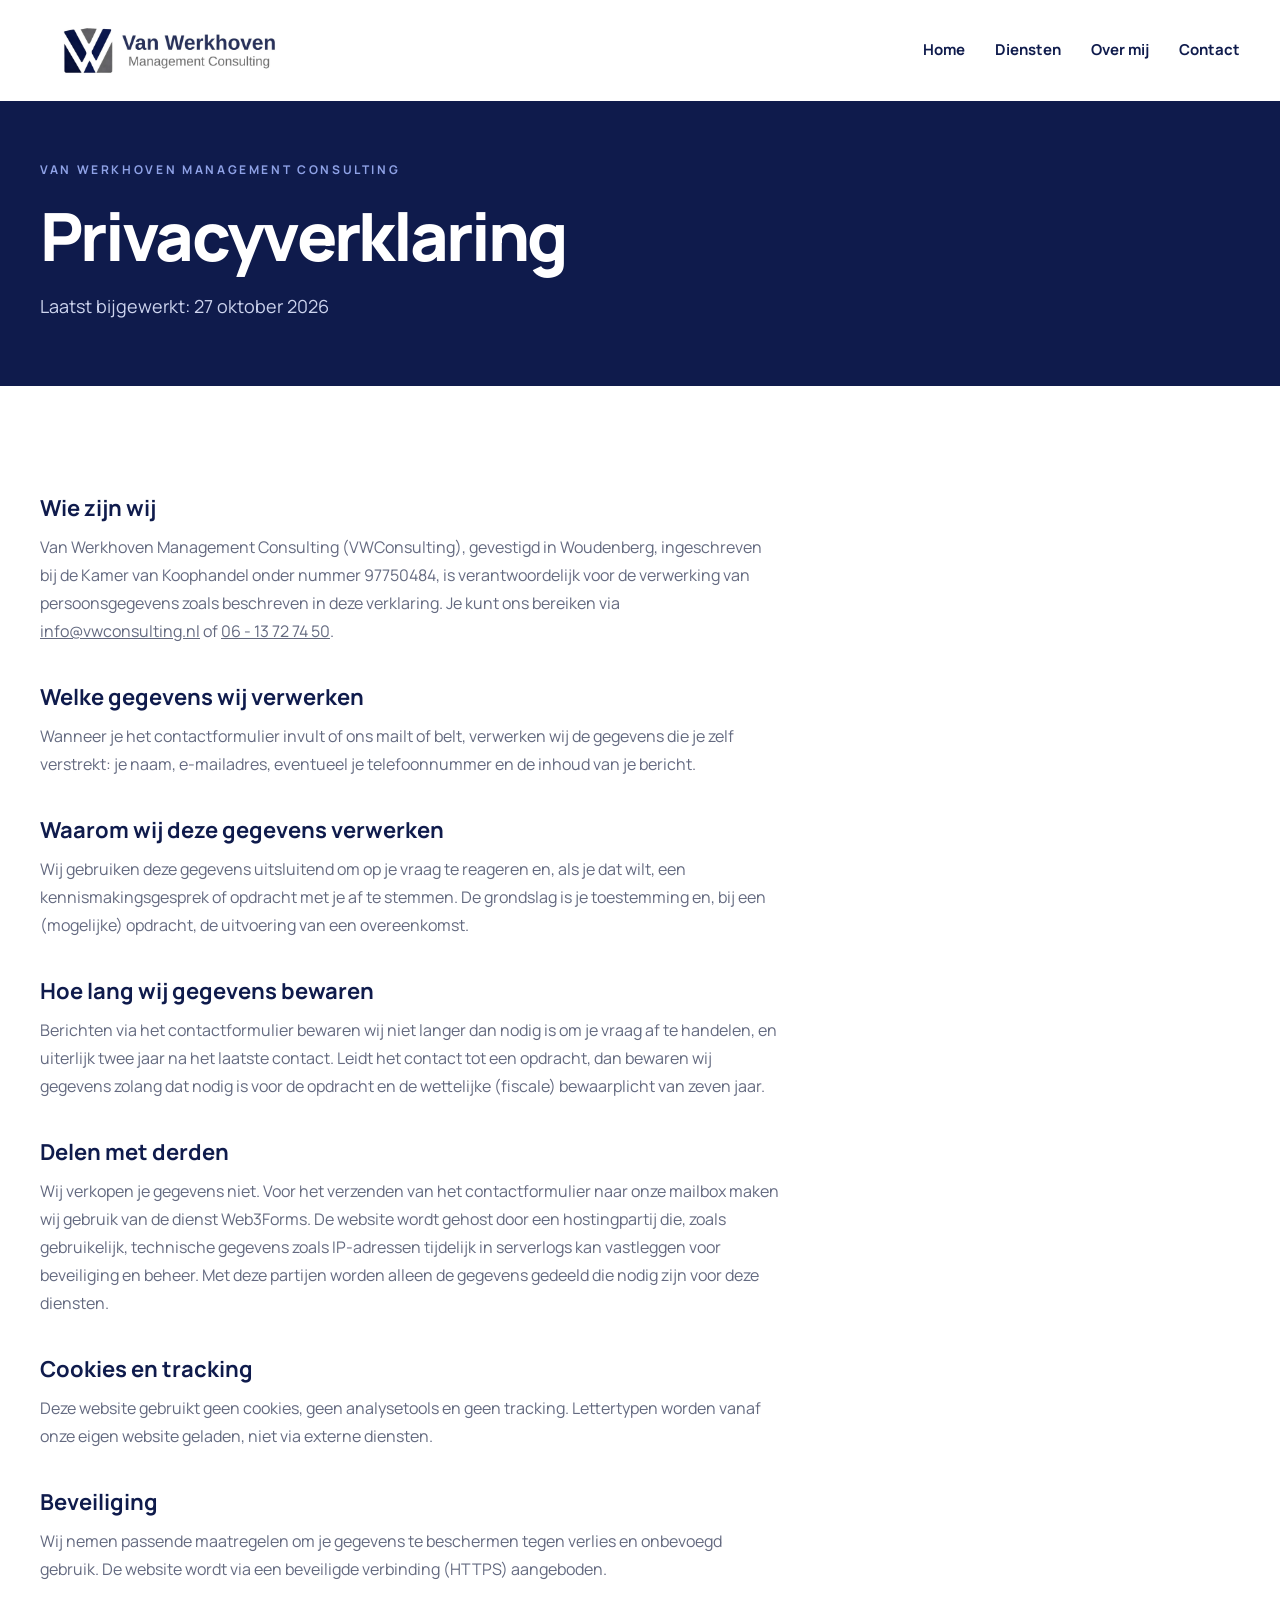
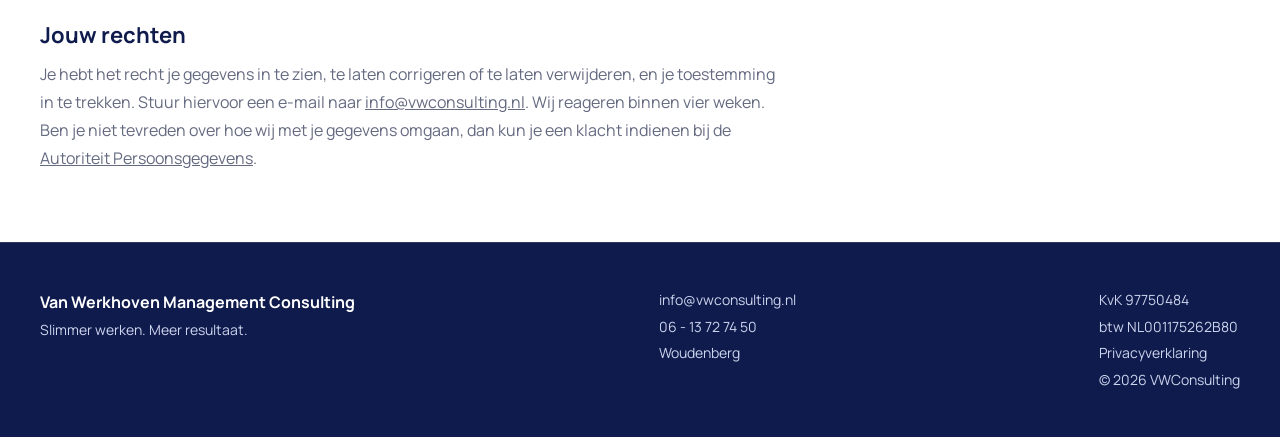
<file: privacy.html>
<!doctype html>
<html lang="nl">
<head>
<meta charset="utf-8">
<meta name="viewport" content="width=device-width,initial-scale=1">
<meta name="description" content="Privacyverklaring van Van Werkhoven Management Consulting.">
<title>Privacyverklaring | VWConsulting</title>
<link rel="preload" href="assets/fonts/manrope-latin.woff2" as="font" type="font/woff2" crossorigin>
<link rel="stylesheet" href="assets/style.css">
</head>
<body>
<header class="header">
  <a class="brand" href="index.html"><img class="brandlogo" src="assets/logo-vwconsulting.png" alt="Van Werkhoven Management Consulting" width="1536" height="384"></a>
  <button class="menu" aria-label="Menu openen" aria-expanded="false">☰</button>
  <nav><a href="index.html">Home</a><a href="diensten.html">Diensten</a><a href="over-mij.html">Over mij</a><a href="contact.html">Contact</a></nav>
</header>
<main>
<section class="hero plain small">
  <div class="txt">
    <p class="eyebrow">VAN WERKHOVEN MANAGEMENT CONSULTING</p>
    <h1>Privacyverklaring</h1>
    <p class="lead">Laatst bijgewerkt: 27 oktober 2026</p>
  </div>
</section>
<section class="text">
  <h2>Wie zijn wij</h2>
  <p>Van Werkhoven Management Consulting (VWConsulting), gevestigd in Woudenberg, ingeschreven bij de Kamer van Koophandel onder nummer 97750484, is verantwoordelijk voor de verwerking van persoonsgegevens zoals beschreven in deze verklaring. Je kunt ons bereiken via <a href="mailto:info@vwconsulting.nl">info@vwconsulting.nl</a> of <a href="tel:+31613727450">06 - 13 72 74 50</a>.</p>

  <h2>Welke gegevens wij verwerken</h2>
  <p>Wanneer je het contactformulier invult of ons mailt of belt, verwerken wij de gegevens die je zelf verstrekt: je naam, e-mailadres, eventueel je telefoonnummer en de inhoud van je bericht.</p>

  <h2>Waarom wij deze gegevens verwerken</h2>
  <p>Wij gebruiken deze gegevens uitsluitend om op je vraag te reageren en, als je dat wilt, een kennismakingsgesprek of opdracht met je af te stemmen. De grondslag is je toestemming en, bij een (mogelijke) opdracht, de uitvoering van een overeenkomst.</p>

  <h2>Hoe lang wij gegevens bewaren</h2>
  <p>Berichten via het contactformulier bewaren wij niet langer dan nodig is om je vraag af te handelen, en uiterlijk twee jaar na het laatste contact. Leidt het contact tot een opdracht, dan bewaren wij gegevens zolang dat nodig is voor de opdracht en de wettelijke (fiscale) bewaarplicht van zeven jaar.</p>

  <h2>Delen met derden</h2>
  <p>Wij verkopen je gegevens niet. Voor het verzenden van het contactformulier naar onze mailbox maken wij gebruik van de dienst Web3Forms. De website wordt gehost door een hostingpartij die, zoals gebruikelijk, technische gegevens zoals IP-adressen tijdelijk in serverlogs kan vastleggen voor beveiliging en beheer. Met deze partijen worden alleen de gegevens gedeeld die nodig zijn voor deze diensten.</p>

  <h2>Cookies en tracking</h2>
  <p>Deze website gebruikt geen cookies, geen analysetools en geen tracking. Lettertypen worden vanaf onze eigen website geladen, niet via externe diensten.</p>

  <h2>Beveiliging</h2>
  <p>Wij nemen passende maatregelen om je gegevens te beschermen tegen verlies en onbevoegd gebruik. De website wordt via een beveiligde verbinding (HTTPS) aangeboden.</p>

  <h2>Jouw rechten</h2>
  <p>Je hebt het recht je gegevens in te zien, te laten corrigeren of te laten verwijderen, en je toestemming in te trekken. Stuur hiervoor een e-mail naar <a href="mailto:info@vwconsulting.nl">info@vwconsulting.nl</a>. Wij reageren binnen vier weken. Ben je niet tevreden over hoe wij met je gegevens omgaan, dan kun je een klacht indienen bij de <a href="https://autoriteitpersoonsgegevens.nl" rel="noopener">Autoriteit Persoonsgegevens</a>.</p>
</section>
</main>
<footer>
  <div>
    <strong>Van Werkhoven Management Consulting</strong>
    <span>Slimmer werken. Meer resultaat.</span>
  </div>
  <div>
    <a href="mailto:info@vwconsulting.nl">info@vwconsulting.nl</a>
    <a href="tel:+31613727450">06 - 13 72 74 50</a>
    <span>Woudenberg</span>
  </div>
  <div>
    <span>KvK 97750484</span>
    <span>btw NL001175262B80</span>
    <a href="privacy.html">Privacyverklaring</a>
    <span>© <span id="year"></span> VWConsulting</span>
  </div>
</footer>
<script src="assets/app.js"></script>
</body>
</html>
</file>
<file: assets/style.css>
@font-face{font-family:Manrope;font-style:normal;font-weight:400 800;font-display:swap;src:url(fonts/manrope-latin.woff2) format("woff2")}

:root{--navy:#0f1b4c;--navy-2:#1a2a6b;--soft:#cdd4ee;--eyebrow:#8fa2e6;--muted:#646a80;--line:#e3e6ef;--bg:#f2f4f9;--wrap:1200px;--pad:max(24px,calc((100vw - var(--wrap))/2))}
*{box-sizing:border-box}
html{scroll-behavior:smooth}
body{margin:0;color:var(--navy);background:#fff;font-family:Manrope,Arial,sans-serif;line-height:1.5}
a{color:inherit;text-decoration:none}
img{max-width:100%}
h1,h2,h3,p{margin:0}
h1,h2{text-wrap:balance}
:focus-visible{outline:2px solid var(--eyebrow);outline-offset:3px}

/* Header */
.header{display:flex;align-items:center;justify-content:space-between;gap:24px;padding:18px var(--pad);min-height:96px;position:relative}
.brandlogo{display:block;width:min(260px,55vw);height:auto}
.header nav{display:flex;gap:30px;font-size:15px;font-weight:700}
.header nav a:hover,.header nav a[aria-current=page]{box-shadow:inset 0 -2px 0 var(--navy)}
.menu{display:none;border:0;background:none;font-size:28px;color:var(--navy);cursor:pointer}

/* Hero: navy band, optional diagonal photo */
.hero{background:var(--navy);color:#fff;display:grid;grid-template-columns:1.15fr 1fr;min-height:520px}
.hero .txt{padding:72px 48px 88px var(--pad);display:flex;flex-direction:column;justify-content:center;gap:22px}
.hero.plain{grid-template-columns:1fr;min-height:0}
.hero.plain .txt{padding:80px var(--pad) 90px}
.hero.small .txt{padding:60px var(--pad) 64px}
.eyebrow{font-size:12px;letter-spacing:.22em;font-weight:700;color:var(--eyebrow)}
h1{font-size:clamp(38px,5.2vw,68px);line-height:1.04;letter-spacing:-.04em;font-weight:800}
h1 em{font-style:normal;color:#9aa6c9}
.lead{font-size:18px;line-height:1.65;color:var(--soft);max-width:540px}
.hero-photo{background:url(johan-van-werkhoven.jpg) center 20%/cover no-repeat;clip-path:polygon(18% 0,100% 0,100% 100%,0 100%)}
.btns{display:flex;flex-wrap:wrap;gap:12px}
.button,button[type=submit]{display:inline-flex;gap:14px;align-items:center;padding:15px 24px;font:inherit;font-weight:700;font-size:15px;background:var(--navy);color:#fff;border:0;cursor:pointer}
.button:hover,button[type=submit]:hover{background:var(--navy-2)}
.hero .button{background:#fff;color:var(--navy)}
.hero .button:hover{background:#e4e8f5}
.hero .button.ghost{background:none;color:#fff;box-shadow:inset 0 0 0 1.5px #ffffff66}
.hero .button.ghost:hover{box-shadow:inset 0 0 0 1.5px #fff}

/* Services: white cards overlapping the hero */
.services{display:grid;grid-template-columns:repeat(4,1fr);padding:0 var(--pad);margin-top:-56px;position:relative}
.services article{background:#fff;padding:30px 26px;border-right:1px solid var(--line);box-shadow:0 14px 30px #0f1b4c14;display:grid;gap:10px;align-content:start}
.services article:last-child{border-right:0}
.services.flat{margin-top:70px;grid-template-columns:repeat(auto-fit,minmax(260px,1fr));gap:20px}
.services.flat article{border:1px solid var(--line);box-shadow:none;border-top:3px solid var(--navy)}
.icon{width:30px;height:30px;color:var(--navy)}
h3{font-size:19px;letter-spacing:-.01em}
.services p,.prose p{font-size:15px;line-height:1.65;color:var(--muted)}

/* Benefits */
.benefits{display:flex;flex-wrap:wrap;justify-content:center;gap:16px 60px;padding:50px var(--pad);font-weight:800;font-size:18px}
.benefits span{display:flex;align-items:center;gap:12px}
.benefits span::before{content:"✓";display:grid;place-items:center;width:30px;height:30px;border:2px solid var(--navy);border-radius:50%;font-size:14px}
.more{padding:0 var(--pad) 70px;text-align:center}

/* Sections */
.section{padding:80px var(--pad)}
.section.alt{background:var(--bg)}
.section h2{font-size:clamp(26px,3vw,36px);letter-spacing:-.03em;margin-bottom:28px}
.steps{list-style:none;margin:0;padding:0;display:grid;grid-template-columns:repeat(4,1fr);gap:20px;counter-reset:s}
.steps li{counter-increment:s;background:#fff;padding:26px;border-left:3px solid var(--navy);line-height:1.6;color:var(--muted);font-size:15px}
.steps strong{display:block;color:var(--navy);font-size:18px;margin-bottom:4px}
.steps strong::before{content:counter(s) ". "}

/* About */
.about{display:grid;grid-template-columns:minmax(0,420px) 1fr;gap:60px;align-items:center}
.about img{display:block;width:100%;height:auto;aspect-ratio:4/5;object-fit:cover;object-position:center 20%}
.prose{display:grid;gap:16px;max-width:640px}
.prose h2{margin-bottom:0}
.facts{list-style:none;margin:0;padding:0;display:grid;gap:10px;font-weight:700}
.facts li{display:flex;gap:10px;align-items:center}
.facts li::before{content:"✓";display:grid;place-items:center;flex:none;width:24px;height:24px;border:2px solid var(--navy);border-radius:50%;font-size:11px}

/* CTA band: navy diagonal + contact details */
.cta{display:grid;grid-template-columns:1.3fr 1fr;background:var(--bg)}
.cta .l{background:var(--navy);color:#fff;padding:56px 80px 56px var(--pad);clip-path:polygon(0 0,100% 0,88% 100%,0 100%);display:grid;gap:12px;align-content:center}
.cta h2{font-size:clamp(24px,2.8vw,34px);letter-spacing:-.02em}
.cta .l p{color:var(--soft);font-size:17px}
.cta .l .button{background:#fff;color:var(--navy);justify-self:start;margin-top:10px}
.contactlist{list-style:none;margin:0;padding:40px var(--pad) 40px 24px;display:grid;gap:12px;align-content:center;font-weight:700;font-size:16px}
.contactlist li{display:flex;gap:12px;align-items:center}
.contactlist svg{width:20px;height:20px;flex:none}
.contactlist a:hover{text-decoration:underline}

/* Contact page */
.contact{display:grid;grid-template-columns:1.2fr 1fr;gap:60px;padding:80px var(--pad);align-items:start}
label{display:block;font-weight:700;margin-bottom:18px}
input:not([type=checkbox]),textarea{display:block;width:100%;padding:14px;border:1px solid #b9c4d6;margin-top:8px;font:inherit;font-weight:500;color:var(--navy)}
input:focus,textarea:focus{outline:2px solid var(--navy);outline-offset:0}
label.consent{font-size:14px;font-weight:500;display:flex;align-items:start;gap:10px;color:var(--muted)}
label.consent a{text-decoration:underline}
.contact aside{background:var(--bg);padding:34px;display:grid;gap:18px}
.contact aside .contactlist{padding:0}
.legal{font-size:14px;color:var(--muted);line-height:1.8}
#formStatus{margin-top:14px}
#formStatus.ok{color:#1d6b3a;font-weight:700}
#formStatus.error{color:#a3262a;font-weight:700}
button[type=submit][disabled]{opacity:.6;cursor:wait}

/* Privacy text */
.text{max-width:820px;padding:70px var(--pad)}
.text h2{font-size:22px;margin:36px 0 8px}
.text p{line-height:1.75;color:var(--muted)}
.text a{text-decoration:underline}

/* Footer */
footer{background:var(--navy);color:#fff;padding:44px var(--pad);display:flex;flex-wrap:wrap;justify-content:space-between;gap:24px 40px;font-size:14px;line-height:1.9;border-top:1px solid #ffffff1f}
footer>div{display:flex;flex-direction:column}
footer strong{font-size:16px}
footer span,footer a{color:var(--soft)}
footer a:hover{color:#fff;text-decoration:underline}

@media(max-width:900px){
  .services{grid-template-columns:1fr 1fr;margin-top:0;padding-top:30px;gap:14px}
  .services article{border:1px solid var(--line);box-shadow:none}
  .steps{grid-template-columns:1fr 1fr}
  .about,.contact{grid-template-columns:1fr;gap:36px}
  .about img{max-width:320px}
}
@media(max-width:700px){
  .header{min-height:80px}
  .menu{display:block}
  .header nav{display:none;position:absolute;top:100%;left:0;right:0;background:#fff;z-index:5;padding:20px 24px;flex-direction:column;gap:18px;box-shadow:0 12px 20px #0f1b4c22}
  .header nav.open{display:flex}
  .hero{grid-template-columns:1fr;min-height:0}
  .hero-photo{min-height:340px;order:-1;clip-path:polygon(0 10%,100% 0,100% 100%,0 100%)}
  .hero .txt,.hero.plain .txt{padding:44px 24px 56px}
  .benefits{justify-content:flex-start;gap:14px 30px}
  .cta{grid-template-columns:1fr}
  .cta .l{clip-path:none;padding:44px 24px}
  .contactlist{padding:32px 24px}
  .section,.contact{padding:56px 24px}
}
@media(max-width:460px){.services,.steps{grid-template-columns:1fr}}
/* Over mij: stats, cards, cases, timeline */
.stats{display:grid;grid-template-columns:repeat(4,1fr);padding:0 var(--pad);margin-top:-48px;position:relative}
.stats div{background:#fff;padding:26px;box-shadow:0 14px 30px #0f1b4c14;border-right:1px solid var(--line);display:grid;gap:4px}
.stats div:last-child{border-right:0}
.stats strong{font-size:24px;letter-spacing:-.02em}
.stats span{font-size:14px;color:var(--muted)}
.prose.wide{max-width:760px}
.grid3{display:grid;grid-template-columns:repeat(3,1fr);gap:20px}
.grid3 article{background:#fff;padding:26px;border-top:3px solid var(--navy);display:grid;gap:8px;align-content:start}
.grid3 p,.cases p,.timeline li{font-size:15px;line-height:1.65;color:var(--muted)}
.cases{display:grid;grid-template-columns:1fr 1fr;gap:20px}
.cases article{border:1px solid var(--line);padding:30px;display:grid;gap:10px;align-content:start}
.cases .tag{font-size:12px;letter-spacing:.12em;text-transform:uppercase;font-weight:700;color:#4a5aa8}
.split{display:grid;grid-template-columns:1.4fr 1fr;gap:60px;align-items:start}
.timeline{list-style:none;margin:0;padding:0;border-left:2px solid var(--line)}
.timeline li{position:relative;padding:0 0 22px 26px}
.timeline li::before{content:"";position:absolute;left:-7px;top:6px;width:12px;height:12px;border-radius:50%;background:var(--navy)}
.timeline span{display:block;font-size:13px;font-weight:700;color:#4a5aa8}
.timeline strong{display:block;color:var(--navy);font-size:16px}
.note{margin-top:24px;font-size:15px;color:var(--muted)}
.note a{text-decoration:underline;font-weight:700;color:var(--navy)}
.clients{padding:0 var(--pad) 60px;text-align:center;color:var(--muted);font-size:15px}
.clients strong{color:var(--navy)}
@media(max-width:900px){
  .stats{grid-template-columns:1fr 1fr;margin-top:0;padding-top:30px;gap:14px}
  .stats div{border:1px solid var(--line);box-shadow:none}
  .grid3{grid-template-columns:1fr 1fr}
  .cases,.split{grid-template-columns:1fr;gap:36px}
}
@media(max-width:460px){.grid3,.stats{grid-template-columns:1fr}}
@media(prefers-reduced-motion:reduce){html{scroll-behavior:auto}}
</file>
